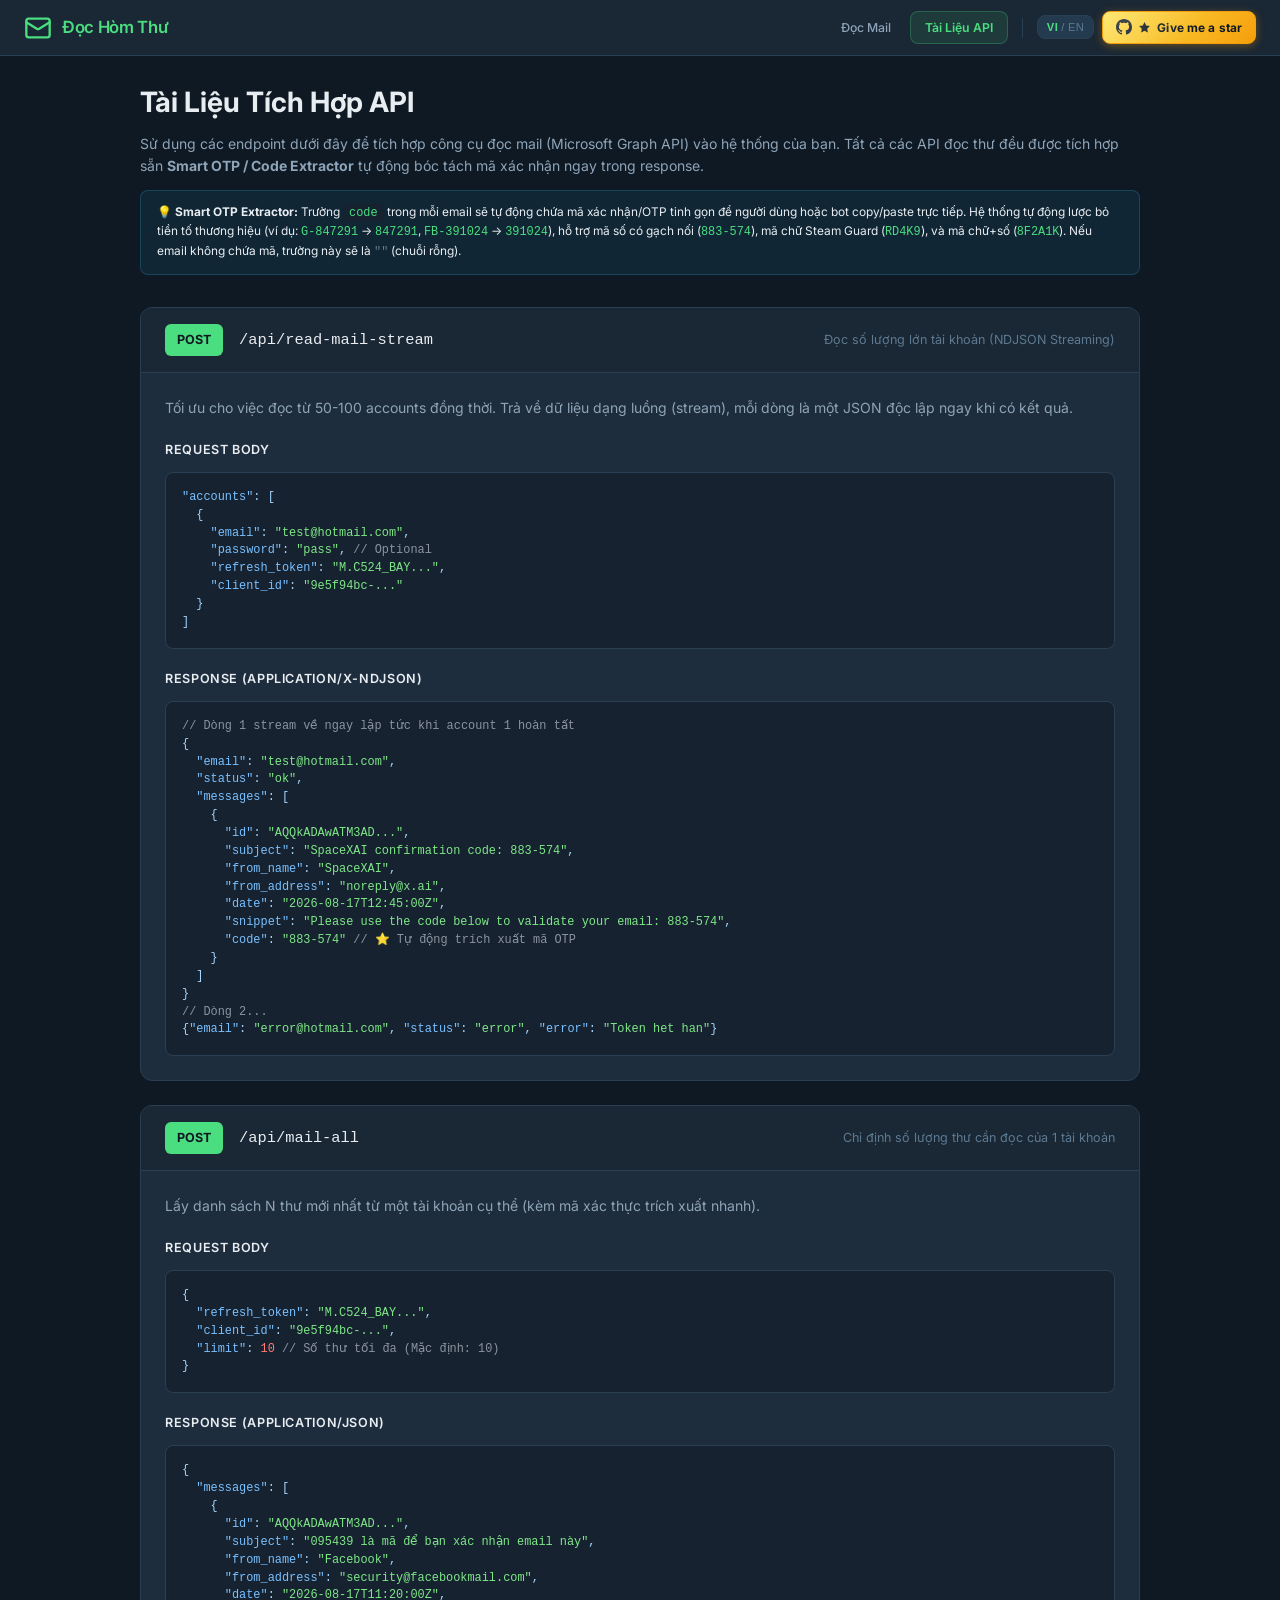
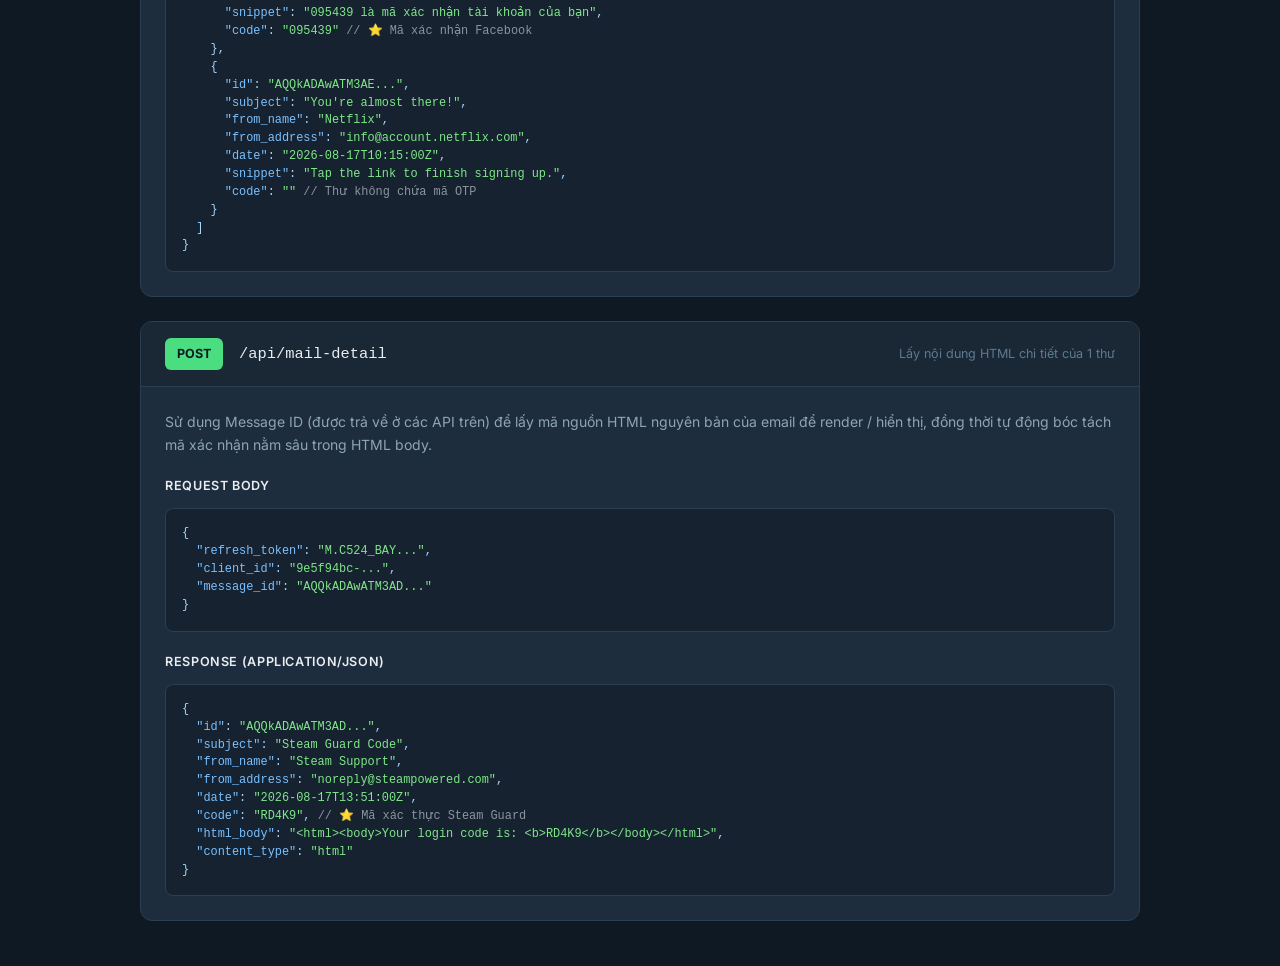
<file: static/api-docs.html>
<!DOCTYPE html>
<html lang="vi">
<head>
    <meta charset="UTF-8">
    <meta name="viewport" content="width=device-width, initial-scale=1.0">
    <title>API Docs - Đọc Hòm Thư Outlook/Hotmail</title>
    <meta name="description" content="Tài liệu API tích hợp hệ thống đọc mail Microsoft Graph API">
    <link rel="preconnect" href="https://fonts.googleapis.com">
    <link rel="preconnect" href="https://fonts.gstatic.com" crossorigin>
    <link href="https://fonts.googleapis.com/css2?family=Inter:wght@300;400;500;600;700&display=swap" rel="stylesheet">
    <link rel="stylesheet" href="/static/styles.css">
    <style>
        .docs-container {
            max-width: 1000px;
            margin: 0 auto;
        }
        .endpoint-card {
            background: var(--bg-card);
            border: 1px solid var(--border-color);
            border-radius: var(--radius-lg);
            margin-bottom: 24px;
            overflow: hidden;
        }
        .endpoint-header {
            display: flex;
            align-items: center;
            gap: 16px;
            padding: 16px 24px;
            background: var(--bg-secondary);
            border-bottom: 1px solid var(--border-color);
        }
        .method {
            font-weight: 700;
            font-size: 0.9rem;
            padding: 6px 12px;
            border-radius: 6px;
            color: #0f1923;
        }
        .method.post { background: var(--accent); }
        .method.get { background: var(--info); }
        
        .path {
            font-family: 'Consolas', monospace;
            font-size: 1.1rem;
            color: var(--text-primary);
        }
        .desc {
            color: var(--text-muted);
            font-size: 0.9rem;
            flex: 1;
            text-align: right;
        }
        .endpoint-body {
            padding: 24px;
        }
        .section-title {
            font-size: 0.9rem;
            font-weight: 600;
            color: var(--text-primary);
            text-transform: uppercase;
            letter-spacing: 0.05em;
            margin-bottom: 12px;
            margin-top: 20px;
        }
        .section-title:first-child { margin-top: 0; }
        
        pre {
            background: var(--bg-input);
            padding: 16px;
            border-radius: var(--radius);
            border: 1px solid var(--border-color);
            overflow-x: auto;
            color: #a5d6ff;
            font-family: 'Consolas', monospace;
            font-size: 0.85rem;
            line-height: 1.5;
        }
        .comment { color: #8b949e; }
        .string { color: #7ee787; }
        .key { color: #79c0ff; }
        .keyword { color: #ff7b72; }
    </style>
</head>
<body>
    <!-- Header -->
    <header id="app-header">
        <div class="header-inner">
            <div class="logo">
                <svg width="28" height="28" viewBox="0 0 24 24" fill="none" stroke="currentColor" stroke-width="2" stroke-linecap="round" stroke-linejoin="round">
                    <rect x="2" y="4" width="20" height="16" rx="2"/>
                    <path d="M22 7L13.03 12.7a1.94 1.94 0 0 1-2.06 0L2 7"/>
                </svg>
                <h1>Đọc Hòm Thư</h1>
            </div>
            <div class="header-right">
                <nav class="nav-links">
                    <a href="/" class="nav-link">Đọc Mail</a>
                    <a href="/api-docs" class="nav-link active">Tài Liệu API</a>
                </nav>
                <div class="nav-divider"></div>
                <div class="nav-actions">
                    <!-- Lang Toggle -->
                    <button class="nav-lang-toggle" id="lang-toggle" onclick="toggleLang()" data-lang="vi" aria-label="Switch to English" title="Switch language">
                        <span class="lang-vi">VI</span>
                        <span class="lang-sep">/</span>
                        <span class="lang-en">EN</span>
                    </button>
                    <a href="https://github.com/tugnmik/read-mail" target="_blank" rel="noopener noreferrer" class="nav-github-star" id="nav-github-star" title="Xem project trên GitHub">
                        <svg width="16" height="16" viewBox="0 0 24 24" fill="currentColor" aria-hidden="true">
                            <path d="M12 0C5.37 0 0 5.37 0 12c0 5.31 3.435 9.795 8.205 11.385.6.105.825-.255.825-.57 0-.285-.015-1.23-.015-2.235-3.015.555-3.795-.735-4.035-1.41-.135-.345-.72-1.41-1.23-1.695-.42-.225-1.02-.78-.015-.795.945-.015 1.62.87 1.845 1.23 1.08 1.815 2.805 1.305 3.495.99.105-.78.42-1.305.765-1.605-2.67-.3-5.46-1.335-5.46-5.925 0-1.305.465-2.385 1.23-3.225-.12-.3-.54-1.53.12-3.18 0 0 1.005-.315 3.3 1.23.96-.27 1.98-.405 3-.405s2.04.135 3 .405c2.295-1.56 3.3-1.23 3.3-1.23.66 1.65.24 2.88.12 3.18.765.84 1.23 1.905 1.23 3.225 0 4.605-2.805 5.625-5.475 5.925.435.375.81 1.095.81 2.22 0 1.605-.015 2.895-.015 3.3 0 .315.225.69.825.57A12.02 12.02 0 0 0 24 12c0-6.63-5.37-12-12-12z"/>
                        </svg>
                        <svg width="13" height="13" viewBox="0 0 24 24" fill="currentColor" class="star-icon" aria-hidden="true">
                            <path d="M12 2l3.09 6.26L22 9.27l-5 4.87 1.18 6.88L12 17.77l-6.18 3.25L7 14.14 2 9.27l6.91-1.01L12 2z"/>
                        </svg>
                        <span class="github-star-text">Give me a star</span>
                    </a>
                </div>
            </div>
        </div>
    </header>

    <main id="app-main">
        <div class="docs-container">
            <div style="margin-bottom: 32px;">
                <h2 style="font-size: 2rem; margin-bottom: 8px;">Tài Liệu Tích Hợp API</h2>
                <p style="color: var(--text-secondary); line-height: 1.6;">Sử dụng các endpoint dưới đây để tích hợp công cụ đọc mail (Microsoft Graph API) vào hệ thống của bạn. Tất cả các API đọc thư đều được tích hợp sẵn <strong>Smart OTP / Code Extractor</strong> tự động bóc tách mã xác nhận ngay trong response.</p>
                <div style="margin-top: 12px; padding: 12px 16px; background: rgba(56, 189, 248, 0.08); border: 1px solid rgba(56, 189, 248, 0.2); border-radius: var(--radius); font-size: 0.85rem; color: var(--text-primary); line-height: 1.5;">
                    💡 <strong>Smart OTP Extractor:</strong> Trường <code style="color: var(--accent); background: var(--bg-input); padding: 2px 6px; border-radius: 4px;">code</code> trong mỗi email sẽ tự động chứa mã xác nhận/OTP tinh gọn để người dùng hoặc bot copy/paste trực tiếp. Hệ thống tự động lược bỏ tiền tố thương hiệu (ví dụ: <code style="color:var(--accent)">G-847291</code> → <code style="color:var(--accent)">847291</code>, <code style="color:var(--accent)">FB-391024</code> → <code style="color:var(--accent)">391024</code>), hỗ trợ mã số có gạch nối (<code style="color:var(--accent)">883-574</code>), mã chữ Steam Guard (<code style="color:var(--accent)">RD4K9</code>), và mã chữ+số (<code style="color:var(--accent)">8F2A1K</code>). Nếu email không chứa mã, trường này sẽ là <code style="color:var(--text-muted)">""</code> (chuỗi rỗng).
                </div>
            </div>

            <!-- Endpoint 1 -->
            <div class="endpoint-card">
                <div class="endpoint-header">
                    <span class="method post">POST</span>
                    <span class="path">/api/read-mail-stream</span>
                    <span class="desc">Đọc số lượng lớn tài khoản (NDJSON Streaming)</span>
                </div>
                <div class="endpoint-body">
                    <p style="color: var(--text-secondary); margin-bottom: 16px;">Tối ưu cho việc đọc từ 50-100 accounts đồng thời. Trả về dữ liệu dạng luồng (stream), mỗi dòng là một JSON độc lập ngay khi có kết quả.</p>
                    
                    <div class="section-title">Request Body</div>
                    <pre><span class="key">"accounts"</span>: [
  {
    <span class="key">"email"</span>: <span class="string">"test@hotmail.com"</span>,
    <span class="key">"password"</span>: <span class="string">"pass"</span>, <span class="comment">// Optional</span>
    <span class="key">"refresh_token"</span>: <span class="string">"M.C524_BAY..."</span>,
    <span class="key">"client_id"</span>: <span class="string">"9e5f94bc-..."</span>
  }
]</pre>

                    <div class="section-title">Response (application/x-ndjson)</div>
                    <pre><span class="comment">// Dòng 1 stream về ngay lập tức khi account 1 hoàn tất</span>
{
  <span class="key">"email"</span>: <span class="string">"test@hotmail.com"</span>,
  <span class="key">"status"</span>: <span class="string">"ok"</span>,
  <span class="key">"messages"</span>: [
    {
      <span class="key">"id"</span>: <span class="string">"AQQkADAwATM3AD..."</span>,
      <span class="key">"subject"</span>: <span class="string">"SpaceXAI confirmation code: 883-574"</span>,
      <span class="key">"from_name"</span>: <span class="string">"SpaceXAI"</span>,
      <span class="key">"from_address"</span>: <span class="string">"noreply@x.ai"</span>,
      <span class="key">"date"</span>: <span class="string">"2026-08-17T12:45:00Z"</span>,
      <span class="key">"snippet"</span>: <span class="string">"Please use the code below to validate your email: 883-574"</span>,
      <span class="key">"code"</span>: <span class="string">"883-574"</span> <span class="comment">// ⭐ Tự động trích xuất mã OTP</span>
    }
  ]
}
<span class="comment">// Dòng 2...</span>
{<span class="key">"email"</span>: <span class="string">"error@hotmail.com"</span>, <span class="key">"status"</span>: <span class="string">"error"</span>, <span class="key">"error"</span>: <span class="string">"Token het han"</span>}</pre>
                </div>
            </div>

            <!-- Endpoint 2 -->
            <div class="endpoint-card">
                <div class="endpoint-header">
                    <span class="method post">POST</span>
                    <span class="path">/api/mail-all</span>
                    <span class="desc">Chỉ định số lượng thư cần đọc của 1 tài khoản</span>
                </div>
                <div class="endpoint-body">
                    <p style="color: var(--text-secondary); margin-bottom: 16px;">Lấy danh sách N thư mới nhất từ một tài khoản cụ thể (kèm mã xác thực trích xuất nhanh).</p>
                    
                    <div class="section-title">Request Body</div>
                    <pre>{
  <span class="key">"refresh_token"</span>: <span class="string">"M.C524_BAY..."</span>,
  <span class="key">"client_id"</span>: <span class="string">"9e5f94bc-..."</span>,
  <span class="key">"limit"</span>: <span class="keyword">10</span> <span class="comment">// Số thư tối đa (Mặc định: 10)</span>
}</pre>

                    <div class="section-title">Response (application/json)</div>
                    <pre>{
  <span class="key">"messages"</span>: [
    {
      <span class="key">"id"</span>: <span class="string">"AQQkADAwATM3AD..."</span>,
      <span class="key">"subject"</span>: <span class="string">"095439 là mã để bạn xác nhận email này"</span>,
      <span class="key">"from_name"</span>: <span class="string">"Facebook"</span>,
      <span class="key">"from_address"</span>: <span class="string">"security@facebookmail.com"</span>,
      <span class="key">"date"</span>: <span class="string">"2026-08-17T11:20:00Z"</span>,
      <span class="key">"snippet"</span>: <span class="string">"095439 là mã xác nhận tài khoản của bạn"</span>,
      <span class="key">"code"</span>: <span class="string">"095439"</span> <span class="comment">// ⭐ Mã xác nhận Facebook</span>
    },
    {
      <span class="key">"id"</span>: <span class="string">"AQQkADAwATM3AE..."</span>,
      <span class="key">"subject"</span>: <span class="string">"You're almost there!"</span>,
      <span class="key">"from_name"</span>: <span class="string">"Netflix"</span>,
      <span class="key">"from_address"</span>: <span class="string">"info@account.netflix.com"</span>,
      <span class="key">"date"</span>: <span class="string">"2026-08-17T10:15:00Z"</span>,
      <span class="key">"snippet"</span>: <span class="string">"Tap the link to finish signing up."</span>,
      <span class="key">"code"</span>: <span class="string">""</span> <span class="comment">// Thư không chứa mã OTP</span>
    }
  ]
}</pre>
                </div>
            </div>

            <!-- Endpoint 3 -->
            <div class="endpoint-card">
                <div class="endpoint-header">
                    <span class="method post">POST</span>
                    <span class="path">/api/mail-detail</span>
                    <span class="desc">Lấy nội dung HTML chi tiết của 1 thư</span>
                </div>
                <div class="endpoint-body">
                    <p style="color: var(--text-secondary); margin-bottom: 16px;">Sử dụng Message ID (được trả về ở các API trên) để lấy mã nguồn HTML nguyên bản của email để render / hiển thị, đồng thời tự động bóc tách mã xác nhận nằm sâu trong HTML body.</p>
                    
                    <div class="section-title">Request Body</div>
                    <pre>{
  <span class="key">"refresh_token"</span>: <span class="string">"M.C524_BAY..."</span>,
  <span class="key">"client_id"</span>: <span class="string">"9e5f94bc-..."</span>,
  <span class="key">"message_id"</span>: <span class="string">"AQQkADAwATM3AD..."</span>
}</pre>

                    <div class="section-title">Response (application/json)</div>
                    <pre>{
  <span class="key">"id"</span>: <span class="string">"AQQkADAwATM3AD..."</span>,
  <span class="key">"subject"</span>: <span class="string">"Steam Guard Code"</span>,
  <span class="key">"from_name"</span>: <span class="string">"Steam Support"</span>,
  <span class="key">"from_address"</span>: <span class="string">"noreply@steampowered.com"</span>,
  <span class="key">"date"</span>: <span class="string">"2026-08-17T13:51:00Z"</span>,
  <span class="key">"code"</span>: <span class="string">"RD4K9"</span>, <span class="comment">// ⭐ Mã xác thực Steam Guard</span>
  <span class="key">"html_body"</span>: <span class="string">"&lt;html&gt;&lt;body&gt;Your login code is: &lt;b&gt;RD4K9&lt;/b&gt;&lt;/body&gt;&lt;/html&gt;"</span>,
  <span class="key">"content_type"</span>: <span class="string">"html"</span>
}</pre>
                </div>
            </div>
            
        </div>
    </main>
    <div id="toast-container" class="toast-container" aria-live="polite"></div>
    <script src="/static/i18n.js"></script>
</body>
</html>
</file>
<file: static/styles.css>
/* ── Reset & Base ────────────────────────────────────────────────── */
*,
*::before,
*::after {
    margin: 0;
    padding: 0;
    box-sizing: border-box;
}

:root {
    --bg-primary: #0f1923;
    --bg-secondary: #1a2734;
    --bg-card: #1e2d3d;
    --bg-input: #162230;
    --bg-hover: #243a4e;
    --border-color: #2a3f52;
    --border-light: #34506a;
    --text-primary: #e8edf2;
    --text-secondary: #8ea4b8;
    --text-muted: #5d7a92;
    --accent: #4ade80;
    --accent-hover: #22c55e;
    --accent-dim: rgba(74, 222, 128, 0.1);
    --error: #f87171;
    --error-dim: rgba(248, 113, 113, 0.1);
    --warning: #fbbf24;
    --info: #60a5fa;
    --radius: 8px;
    --radius-lg: 12px;
    --shadow: 0 4px 24px rgba(0, 0, 0, 0.3);
    --shadow-lg: 0 8px 40px rgba(0, 0, 0, 0.4);
    --transition: 0.2s ease;
}

html {
    font-size: 14px;
    scroll-behavior: smooth;
}

body {
    font-family: 'Inter', -apple-system, BlinkMacSystemFont, sans-serif;
    background: var(--bg-primary);
    color: var(--text-primary);
    min-height: 100vh;
    line-height: 1.6;
}

/* ── Header ──────────────────────────────────────────────────────── */
#app-header {
    background: var(--bg-secondary);
    border-bottom: 1px solid var(--border-color);
    padding: 0 24px;
    height: 56px;
    display: flex;
    align-items: center;
    position: sticky;
    top: 0;
    z-index: 100;
    backdrop-filter: blur(12px);
}

.header-inner {
    max-width: 1400px;
    margin: 0 auto;
    width: 100%;
    display: flex;
    align-items: center;
    justify-content: space-between;
}

.logo {
    display: flex;
    align-items: center;
    gap: 10px;
    color: var(--accent);
}

.logo h1 {
    font-size: 1.2rem;
    font-weight: 600;
    letter-spacing: -0.02em;
}

.header-badge {
    font-size: 0.75rem;
    padding: 4px 12px;
    background: var(--accent-dim);
    color: var(--accent);
    border: 1px solid rgba(74, 222, 128, 0.2);
    border-radius: 20px;
    font-weight: 500;
}

/* ── Header Right & Navigation ──────────────────────────────────── */
.header-right {
    display: flex;
    align-items: center;
    gap: 12px;
}

.nav-links {
    display: flex;
    align-items: center;
    gap: 4px;
}

.nav-link {
    padding: 6px 14px;
    border-radius: var(--radius);
    font-size: 0.875rem;
    font-weight: 500;
    color: var(--text-secondary);
    text-decoration: none;
    transition: all var(--transition);
    border: 1px solid transparent;
    white-space: nowrap;
}

.nav-link:hover {
    color: var(--text-primary);
    background: var(--bg-hover);
}

.nav-link.active {
    color: var(--accent);
    font-weight: 600;
    border-color: rgba(74, 222, 128, 0.25);
    background: var(--accent-dim);
}

/* ── Divider ─────────────────────────────────────────────────────── */
.nav-divider {
    width: 1px;
    height: 20px;
    background: var(--border-color);
    margin: 0 2px;
    flex-shrink: 0;
}

/* ── Utility & CTA Actions ───────────────────────────────────────── */
.nav-actions {
    display: flex;
    align-items: center;
    gap: 8px;
    flex-shrink: 0;
}

/* ── GitHub Star Button ──────────────────────────────────────────── */
.nav-github-star {
    display: flex;
    align-items: center;
    gap: 6px;
    padding: 6px 13px;
    border-radius: var(--radius);
    font-size: 0.85rem;
    font-weight: 700;
    color: #0f1923;
    text-decoration: none;
    background: linear-gradient(135deg, #fde047 0%, #f59e0b 100%);
    border: 1px solid #f59e0b;
    box-shadow: 0 0 0 0 rgba(253, 224, 71, 0.4), 0 2px 8px rgba(245, 158, 11, 0.35);
    letter-spacing: 0.01em;
    transition: all 0.2s ease;
    position: relative;
    overflow: hidden;
    white-space: nowrap;
}

.nav-github-star::before {
    content: '';
    position: absolute;
    inset: 0;
    background: linear-gradient(135deg, rgba(255,255,255,0.25) 0%, transparent 60%);
    pointer-events: none;
}

.nav-github-star:hover {
    color: #0f1923;
    background: linear-gradient(135deg, #fef08a 0%, #fbbf24 100%);
    box-shadow: 0 0 0 3px rgba(253, 224, 71, 0.3), 0 4px 16px rgba(245, 158, 11, 0.5);
    transform: translateY(-1px);
}

.nav-github-star:active {
    transform: translateY(0);
    box-shadow: 0 0 0 2px rgba(253, 224, 71, 0.3), 0 2px 8px rgba(245, 158, 11, 0.35);
}

.nav-github-star .star-icon {
    animation: star-pulse 2.5s ease-in-out infinite;
    flex-shrink: 0;
}

@keyframes star-pulse {
    0%, 100% { transform: scale(1) rotate(0deg); opacity: 1; }
    50% { transform: scale(1.2) rotate(10deg); opacity: 0.85; }
}

/* ── Language Toggle ─────────────────────────────────────────────── */
.nav-lang-toggle {
    display: flex;
    align-items: center;
    gap: 3px;
    padding: 5px 9px;
    border-radius: var(--radius);
    font-size: 0.8rem;
    font-weight: 600;
    background: var(--bg-hover);
    border: 1px solid var(--border-color);
    color: var(--text-secondary);
    cursor: pointer;
    transition: all var(--transition);
    letter-spacing: 0.04em;
    white-space: nowrap;
}

.nav-lang-toggle:hover {
    background: var(--bg-card);
    border-color: var(--border-light);
    color: var(--text-primary);
}

.nav-lang-toggle .lang-sep {
    color: var(--text-muted);
    font-weight: 300;
}

/* Active language label — bold & bright */
.nav-lang-toggle[data-lang="vi"] .lang-vi {
    color: var(--accent);
}
.nav-lang-toggle[data-lang="vi"] .lang-en {
    color: var(--text-muted);
    font-weight: 400;
}
.nav-lang-toggle[data-lang="en"] .lang-en {
    color: var(--accent);
}
.nav-lang-toggle[data-lang="en"] .lang-vi {
    color: var(--text-muted);
    font-weight: 400;
}

/* ── Main ────────────────────────────────────────────────────────── */
#app-main {
    max-width: 1400px;
    margin: 0 auto;
    padding: 24px;
}

/* ── Input Section ───────────────────────────────────────────────── */
.input-section {
    background: var(--bg-card);
    border: 1px solid var(--border-color);
    border-radius: var(--radius-lg);
    padding: 20px;
    margin-bottom: 24px;
}

.section-header {
    display: flex;
    align-items: center;
    justify-content: space-between;
    margin-bottom: 12px;
    flex-wrap: wrap;
    gap: 12px;
}

.section-header h2 {
    font-size: 1.1rem;
    font-weight: 600;
    color: var(--text-primary);
}

.input-controls {
    display: flex;
    align-items: center;
    gap: 16px;
}

.limit-group {
    display: flex;
    align-items: center;
    gap: 8px;
}

.limit-group label {
    font-size: 0.85rem;
    color: var(--text-secondary);
    white-space: nowrap;
}

.limit-input {
    width: 70px;
    padding: 6px 10px;
    background: var(--bg-input);
    border: 1px solid var(--border-color);
    border-radius: var(--radius);
    color: var(--text-primary);
    font-size: 0.85rem;
    font-family: inherit;
    text-align: center;
    transition: border-color var(--transition);
}

.limit-input:focus {
    outline: none;
    border-color: var(--accent);
}

.textarea-wrapper {
    position: relative;
}

#oauth2-input {
    width: 100%;
    min-height: 160px;
    max-height: 400px;
    padding: 14px 16px;
    background: var(--bg-input);
    border: 1px solid var(--border-color);
    border-radius: var(--radius);
    color: var(--text-primary);
    font-family: 'Consolas', 'Monaco', monospace;
    font-size: 0.8rem;
    line-height: 1.7;
    resize: vertical;
    transition: border-color var(--transition);
}

#oauth2-input::placeholder {
    color: var(--text-muted);
}

#oauth2-input:focus {
    outline: none;
    border-color: var(--accent);
}

.textarea-footer {
    display: flex;
    justify-content: space-between;
    align-items: center;
    margin-top: 8px;
    padding: 0 4px;
}

#line-count {
    font-size: 0.75rem;
    color: var(--text-muted);
}

.btn-clear {
    display: flex;
    align-items: center;
    gap: 4px;
    padding: 4px 10px;
    background: transparent;
    border: 1px solid var(--border-color);
    border-radius: var(--radius);
    color: var(--text-muted);
    font-size: 0.75rem;
    cursor: pointer;
    transition: all var(--transition);
}

.btn-clear:hover {
    color: var(--error);
    border-color: var(--error);
}

.action-bar {
    display: flex;
    justify-content: space-between;
    align-items: center;
    margin-top: 16px;
}

.status-text {
    font-size: 0.85rem;
    color: var(--text-secondary);
}

.btn-primary {
    display: flex;
    align-items: center;
    gap: 8px;
    padding: 10px 24px;
    background: var(--accent);
    color: #0f1923;
    border: none;
    border-radius: var(--radius);
    font-size: 0.9rem;
    font-weight: 600;
    font-family: inherit;
    cursor: pointer;
    transition: all var(--transition);
}

.btn-primary:hover {
    background: var(--accent-hover);
    transform: translateY(-1px);
    box-shadow: 0 4px 16px rgba(74, 222, 128, 0.3);
}

.btn-primary:active {
    transform: translateY(0);
}

.btn-primary:disabled {
    opacity: 0.5;
    cursor: not-allowed;
    transform: none;
    box-shadow: none;
}

/* ── Results Section ─────────────────────────────────────────────── */
.results-section {
    animation: fadeIn 0.3s ease;
}

.results-header {
    display: flex;
    align-items: center;
    gap: 12px;
    margin-bottom: 16px;
}

.results-header h2 {
    font-size: 1.1rem;
    font-weight: 600;
}

.results-summary {
    font-size: 0.8rem;
    color: var(--text-muted);
    padding: 3px 10px;
    background: var(--bg-card);
    border-radius: 12px;
    border: 1px solid var(--border-color);
}

/* ── Account Card ────────────────────────────────────────────────── */
.account-card {
    background: var(--bg-card);
    border: 1px solid var(--border-color);
    border-radius: var(--radius-lg);
    margin-bottom: 16px;
    overflow: hidden;
    transition: border-color var(--transition);
}

.account-card:hover {
    border-color: var(--border-light);
}

.account-card-header {
    display: flex;
    align-items: center;
    justify-content: space-between;
    padding: 14px 20px;
    background: var(--bg-secondary);
    border-bottom: 1px solid var(--border-color);
    flex-wrap: wrap;
    gap: 8px;
}

.account-email {
    font-size: 0.9rem;
    font-weight: 600;
    color: var(--info);
    word-break: break-all;
}

.account-status {
    font-size: 0.75rem;
    padding: 3px 10px;
    border-radius: 12px;
    font-weight: 500;
}

.account-status.ok {
    background: var(--accent-dim);
    color: var(--accent);
    border: 1px solid rgba(74, 222, 128, 0.2);
}

.account-status.error {
    background: var(--error-dim);
    color: var(--error);
    border: 1px solid rgba(248, 113, 113, 0.2);
}

.account-error-msg {
    padding: 14px 20px;
    color: var(--error);
    font-size: 0.85rem;
    word-break: break-all;
}

/* ── Mail Table ──────────────────────────────────────────────────── */
.mail-table {
    width: 100%;
    border-collapse: collapse;
}

.mail-table thead th {
    padding: 10px 16px;
    text-align: left;
    font-size: 0.75rem;
    font-weight: 600;
    text-transform: uppercase;
    letter-spacing: 0.05em;
    color: var(--text-muted);
    background: var(--bg-secondary);
    border-bottom: 1px solid var(--border-color);
    white-space: nowrap;
}

.mail-table tbody tr {
    border-bottom: 1px solid var(--border-color);
    transition: background var(--transition);
}

.mail-table tbody tr:last-child {
    border-bottom: none;
}

.mail-table tbody tr:hover {
    background: var(--bg-hover);
}

.mail-table td {
    padding: 12px 16px;
    font-size: 0.85rem;
    vertical-align: top;
}

.mail-table .col-stt {
    width: 50px;
    text-align: center;
    color: var(--text-muted);
    font-weight: 500;
}

.mail-table .col-from {
    width: 200px;
    color: var(--text-secondary);
}

.mail-table .col-from .from-name {
    font-weight: 500;
    color: var(--text-primary);
}

.mail-table .col-from .from-addr {
    font-size: 0.75rem;
    color: var(--text-muted);
}

.mail-table .col-time {
    width: 140px;
    color: #a3c4da;
    white-space: nowrap;
    font-size: 0.8rem;
}

.mail-table .col-content {
    min-width: 200px;
}

.mail-table .col-content .mail-subject {
    font-weight: 600;
    color: var(--text-primary);
    margin-bottom: 4px;
}

.mail-table .col-content .mail-snippet {
    color: var(--text-secondary);
    font-size: 0.8rem;
    display: -webkit-box;
    -webkit-line-clamp: 2;
    -webkit-box-orient: vertical;
    overflow: hidden;
}

.mail-table .col-code {
    width: 110px;
    text-align: center;
    vertical-align: middle;
}

.code-cell-wrapper {
    display: inline-flex;
    flex-direction: column;
    align-items: center;
    justify-content: center;
    gap: 4px;
}

.code-value {
    font-size: 0.95rem;
    font-weight: 700;
    color: #ffffff;
    letter-spacing: 0.5px;
    font-family: 'Consolas', 'Monaco', monospace;
}

.btn-copy-code {
    display: inline-block;
    padding: 3px 12px;
    background: #ff5722;
    color: #ffffff;
    border: none;
    border-radius: 9999px;
    font-size: 0.72rem;
    font-weight: 600;
    cursor: pointer;
    transition: all var(--transition);
    font-family: inherit;
    line-height: 1.3;
    box-shadow: 0 2px 6px rgba(255, 87, 34, 0.35);
}

.btn-copy-code:hover {
    background: #f44336;
    transform: scale(1.05);
    box-shadow: 0 4px 10px rgba(255, 87, 34, 0.45);
}

.btn-copy-code:active {
    transform: scale(0.96);
}

.btn-copy-code.copied {
    background: #22c55e !important;
    box-shadow: 0 2px 6px rgba(34, 197, 94, 0.4) !important;
}

.code-empty {
    color: var(--text-muted);
    font-size: 0.9rem;
}

.mail-table .col-action {
    width: 90px;
    text-align: center;
}

.btn-detail {
    padding: 5px 12px;
    background: transparent;
    color: var(--info);
    border: 1px solid var(--info);
    border-radius: var(--radius);
    font-size: 0.75rem;
    font-weight: 500;
    cursor: pointer;
    transition: all var(--transition);
    font-family: inherit;
    white-space: nowrap;
}

.btn-detail:hover {
    background: rgba(96, 165, 250, 0.1);
}

/* ── Xem thêm button ────────────────────────────────────────────── */
.account-footer {
    display: flex;
    justify-content: center;
    padding: 12px;
    border-top: 1px solid var(--border-color);
}

.btn-more {
    display: flex;
    align-items: center;
    gap: 6px;
    padding: 7px 20px;
    background: transparent;
    color: var(--accent);
    border: 1px solid var(--accent);
    border-radius: var(--radius);
    font-size: 0.8rem;
    font-weight: 500;
    cursor: pointer;
    transition: all var(--transition);
    font-family: inherit;
}

.btn-more:hover {
    background: var(--accent-dim);
}

.btn-more:disabled {
    opacity: 0.5;
    cursor: not-allowed;
}

.btn-more .spinner-small {
    width: 14px;
    height: 14px;
    border: 2px solid transparent;
    border-top-color: var(--accent);
    border-radius: 50%;
    animation: spin 0.6s linear infinite;
}

/* ── Modal ───────────────────────────────────────────────────────── */
.modal-overlay {
    display: none;
    position: fixed;
    inset: 0;
    background: rgba(0, 0, 0, 0.7);
    backdrop-filter: blur(4px);
    z-index: 1000;
    justify-content: center;
    align-items: center;
    padding: 24px;
    animation: fadeIn 0.2s ease;
}

.modal-overlay.active {
    display: flex;
}

.modal-content {
    background: var(--bg-card);
    border: 1px solid var(--border-color);
    border-radius: var(--radius-lg);
    width: 100%;
    max-width: 800px;
    max-height: 85vh;
    display: flex;
    flex-direction: column;
    box-shadow: var(--shadow-lg);
    animation: slideUp 0.3s ease;
}

.modal-header {
    display: flex;
    align-items: center;
    justify-content: space-between;
    padding: 16px 20px;
    border-bottom: 1px solid var(--border-color);
    flex-shrink: 0;
}

.modal-header h3 {
    font-size: 1rem;
    font-weight: 600;
    color: var(--text-primary);
}

.modal-close {
    width: 32px;
    height: 32px;
    display: flex;
    align-items: center;
    justify-content: center;
    background: transparent;
    border: 1px solid var(--border-color);
    border-radius: var(--radius);
    color: var(--text-secondary);
    font-size: 1.3rem;
    cursor: pointer;
    transition: all var(--transition);
    line-height: 1;
}

.modal-close:hover {
    background: var(--error-dim);
    color: var(--error);
    border-color: var(--error);
}

.modal-body {
    flex: 1;
    overflow: hidden;
    display: flex;
    flex-direction: column;
}

.modal-meta {
    padding: 12px 20px;
    background: var(--bg-secondary);
    border-bottom: 1px solid var(--border-color);
    font-size: 0.8rem;
    color: var(--text-secondary);
    flex-shrink: 0;
}

.modal-meta .meta-row {
    display: flex;
    gap: 8px;
    margin-bottom: 4px;
}

.modal-meta .meta-label {
    color: var(--text-muted);
    min-width: 50px;
}

.modal-meta .meta-value {
    color: var(--text-primary);
    word-break: break-all;
}

#modal-iframe {
    flex: 1;
    width: 100%;
    border: none;
    background: #fff;
    min-height: 400px;
    border-radius: 0 0 var(--radius-lg) var(--radius-lg);
}

/* ── Loading Overlay ─────────────────────────────────────────────── */
.loading-overlay {
    display: none;
    position: fixed;
    inset: 0;
    background: rgba(15, 25, 35, 0.85);
    backdrop-filter: blur(4px);
    z-index: 2000;
    justify-content: center;
    align-items: center;
}

.loading-overlay.active {
    display: flex;
}

.loading-spinner {
    text-align: center;
}

.spinner {
    width: 48px;
    height: 48px;
    border: 3px solid var(--border-color);
    border-top-color: var(--accent);
    border-radius: 50%;
    animation: spin 0.8s linear infinite;
    margin: 0 auto 16px;
}

#loading-text {
    color: var(--text-secondary);
    font-size: 0.9rem;
}

/* ── OAuth2 Page ─────────────────────────────────────────────────── */
.oauth2-limit-hint {
    font-size: 0.8rem;
    color: var(--text-muted);
    padding: 3px 10px;
    background: var(--bg-secondary);
    border: 1px solid var(--border-color);
    border-radius: 12px;
}

.oauth2-header-tools {
    display: flex;
    align-items: center;
    gap: 12px;
    flex-wrap: wrap;
}

.oauth2-action-group {
    display: flex;
    align-items: center;
    gap: 10px;
}

#oauth2-cred-input {
    width: 100%;
    min-height: 140px;
    max-height: 320px;
    padding: 14px 16px;
    background: var(--bg-input);
    border: 1px solid var(--border-color);
    border-radius: var(--radius);
    color: var(--text-primary);
    font-family: 'Consolas', 'Monaco', monospace;
    font-size: 0.85rem;
    line-height: 1.7;
    resize: vertical;
    transition: border-color var(--transition);
}

#oauth2-cred-input::placeholder { color: var(--text-muted); }

#oauth2-cred-input:focus {
    outline: none;
    border-color: var(--info);
}

.btn-oauth2 {
    display: flex;
    align-items: center;
    gap: 8px;
    padding: 10px 24px;
    background: var(--info);
    color: #ffffff;
    border: none;
    border-radius: var(--radius);
    font-size: 0.9rem;
    font-weight: 600;
    font-family: inherit;
    cursor: pointer;
    transition: all var(--transition);
}

.btn-oauth2:hover {
    background: #93c5fd;
    transform: translateY(-1px);
    box-shadow: 0 4px 16px rgba(96, 165, 250, 0.3);
}

.btn-oauth2:active { transform: translateY(0); }

.btn-oauth2:disabled {
    opacity: 0.5;
    cursor: not-allowed;
    transform: none;
    box-shadow: none;
}

.oauth2-card {
    background: var(--bg-card);
    border: 1px solid var(--border-color);
    border-radius: var(--radius-lg);
    margin-bottom: 12px;
    overflow: hidden;
    animation: fadeSlideIn 0.3s ease;
}

.oauth2-card-header {
    display: flex;
    align-items: center;
    justify-content: space-between;
    padding: 12px 20px;
    background: var(--bg-secondary);
    border-bottom: 1px solid var(--border-color);
    gap: 8px;
    flex-wrap: wrap;
}

.oauth2-card-body {
    padding: 16px 20px;
}

.oauth2-output-wrap {
    display: flex;
    gap: 10px;
    align-items: flex-start;
}

.oauth2-output {
    flex: 1;
    background: var(--bg-input);
    border: 1px solid var(--border-color);
    border-radius: var(--radius);
    color: var(--accent);
    font-family: 'Consolas', 'Monaco', monospace;
    font-size: 0.78rem;
    line-height: 1.7;
    padding: 10px 12px;
    word-break: break-all;
    white-space: pre-wrap;
    user-select: text;
    cursor: text;
}

.btn-copy {
    flex-shrink: 0;
    padding: 8px 14px;
    background: transparent;
    color: var(--info);
    border: 1px solid var(--info);
    border-radius: var(--radius);
    font-size: 0.78rem;
    font-weight: 500;
    cursor: pointer;
    font-family: inherit;
    transition: all var(--transition);
    white-space: nowrap;
}

.btn-copy:hover { background: rgba(96, 165, 250, 0.1); }

.btn-copy.copied {
    color: var(--accent);
    border-color: var(--accent);
}

.btn-copy-all {
    display: flex;
    align-items: center;
    gap: 8px;
    padding: 10px 18px;
    background: transparent;
    color: var(--info);
    border: 1px solid var(--info);
    border-radius: var(--radius);
    font-size: 0.85rem;
    font-weight: 600;
    font-family: inherit;
    cursor: pointer;
    transition: all var(--transition);
    white-space: nowrap;
}

.btn-copy-all:hover {
    background: rgba(96, 165, 250, 0.1);
}

.btn-copy-all:disabled {
    opacity: 0.45;
    cursor: not-allowed;
}

.btn-copy-all.copied {
    color: var(--accent);
    border-color: var(--accent);
}

/* ── Animations ──────────────────────────────────────────────────── */
@keyframes fadeIn {
    from { opacity: 0; }
    to { opacity: 1; }
}

@keyframes slideUp {
    from { opacity: 0; transform: translateY(20px); }
    to { opacity: 1; transform: translateY(0); }
}

@keyframes spin {
    to { transform: rotate(360deg); }
}

@keyframes fadeSlideIn {
    from { opacity: 0; transform: translateY(12px); }
    to { opacity: 1; transform: translateY(0); }
}

/* ── Toast Notifications ─────────────────────────────────────────── */
.toast-container {
    position: fixed;
    top: 20px;
    right: 20px;
    z-index: 9999;
    display: flex;
    flex-direction: column;
    gap: 10px;
    max-width: calc(100vw - 32px);
    width: 380px;
    pointer-events: none;
}

.toast-item {
    pointer-events: auto;
    display: flex;
    align-items: center;
    gap: 12px;
    padding: 12px 16px;
    border-radius: var(--radius-lg);
    background: var(--bg-card);
    border: 1px solid var(--border-color);
    box-shadow: 0 12px 36px rgba(0, 0, 0, 0.45), 0 0 0 1px rgba(255, 255, 255, 0.05);
    color: var(--text-primary);
    font-size: 0.875rem;
    line-height: 1.45;
    animation: toastSlideIn 0.3s cubic-bezier(0.16, 1, 0.3, 1);
    transition: all 0.25s ease;
    backdrop-filter: blur(12px);
}

.toast-item.toast-out {
    opacity: 0;
    transform: translateY(-8px) scale(0.95);
}

.toast-icon {
    display: flex;
    align-items: center;
    justify-content: center;
    flex-shrink: 0;
    width: 30px;
    height: 30px;
    border-radius: 50%;
}

.toast-warning .toast-icon {
    background: rgba(251, 191, 36, 0.15);
    color: var(--warning);
}
.toast-warning {
    border-color: rgba(251, 191, 36, 0.35);
}

.toast-error .toast-icon {
    background: rgba(248, 113, 113, 0.15);
    color: var(--error);
}
.toast-error {
    border-color: rgba(248, 113, 113, 0.35);
}

.toast-success .toast-icon {
    background: rgba(74, 222, 128, 0.15);
    color: var(--accent);
}
.toast-success {
    border-color: rgba(74, 222, 128, 0.35);
}

.toast-info .toast-icon {
    background: rgba(96, 165, 250, 0.15);
    color: var(--info);
}
.toast-info {
    border-color: rgba(96, 165, 250, 0.35);
}

.toast-message {
    flex: 1;
    font-weight: 500;
    word-break: break-word;
}

.toast-close {
    background: transparent;
    border: none;
    color: var(--text-muted);
    font-size: 1.25rem;
    line-height: 1;
    cursor: pointer;
    padding: 2px 6px;
    border-radius: 4px;
    transition: all 0.15s ease;
    flex-shrink: 0;
}

.toast-close:hover {
    color: var(--text-primary);
    background: var(--bg-hover);
}

@keyframes toastSlideIn {
    from {
        opacity: 0;
        transform: translateY(-12px) scale(0.95);
    }
    to {
        opacity: 1;
        transform: translateY(0) scale(1);
    }
}



/* ── Responsive ──────────────────────────────────────────────────── */
@media (max-width: 768px) {
    #app-header {
        padding: 0 14px;
    }

    .header-inner {
        gap: 8px;
    }

    .logo h1 {
        font-size: 1.05rem;
    }

    .header-right {
        gap: 8px;
    }

    .nav-link {
        padding: 5px 9px;
        font-size: 0.8rem;
    }

    .nav-actions {
        gap: 6px;
    }

    .nav-lang-toggle {
        padding: 4px 7px;
        font-size: 0.75rem;
    }

    .nav-github-star {
        padding: 5px 8px;
        gap: 4px;
    }

    .github-star-text {
        display: none;
    }

    #app-main {
        padding: 16px;
    }

    .section-header {
        flex-direction: column;
        align-items: flex-start;
    }

    .action-bar {
        flex-direction: column;
        align-items: stretch;
        gap: 12px;
    }

    .oauth2-action-group {
        width: 100%;
        justify-content: flex-end;
        flex-wrap: wrap;
    }

    .mail-table .col-from,
    .mail-table .col-time {
        display: none;
    }

    .modal-content {
        max-width: 100%;
        max-height: 90vh;
    }

    .account-card-header {
        flex-direction: column;
        align-items: flex-start;
    }
}

@media (max-width: 480px) {
    #app-header {
        padding: 0 10px;
    }

    .logo svg {
        width: 22px;
        height: 22px;
    }

    .logo h1 {
        font-size: 0.95rem;
    }

    .nav-links {
        gap: 2px;
    }

    .nav-link {
        padding: 4px 6px;
        font-size: 0.75rem;
    }

    .header-right {
        gap: 4px;
    }
}
</file>
